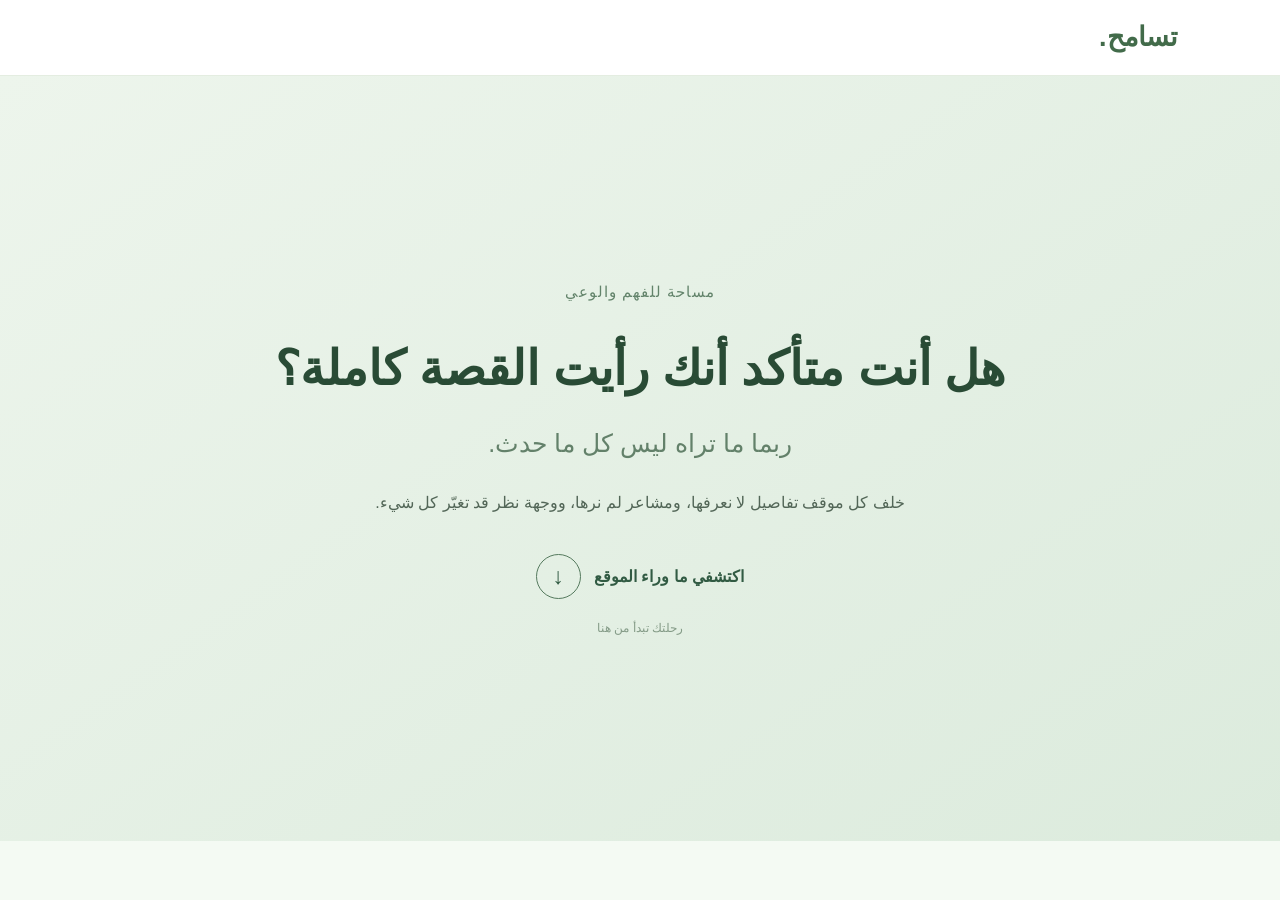
<file: index.html>
<!DOCTYPE html>
<html lang="ar" dir="rtl">

<head>
  <meta charset="UTF-8">
  <meta name="viewport" content="width=device-width, initial-scale=1.0">
  <title>تسامح | مساحة للفهم والوعي</title>
  <link rel="stylesheet" href="style.css">
</head>

<body>

  <header>
    <nav class="navbar">
      <a href="index.html" class="logo">تسامح.</a>
    </nav>
  </header>

  <main>
    <section class="hero tolerance-home">

      <div class="container tolerance-content">

        <p class="hero-label">مساحة للفهم والوعي</p>

        <h1>
          هل أنت متأكد أنك رأيت القصة كاملة؟
        </h1>

        <h2>
          ربما ما تراه ليس كل ما حدث.
        </h2>

        <p class="tolerance-description">
          خلف كل موقف تفاصيل لا نعرفها، ومشاعر لم نرها،
          ووجهة نظر قد تغيّر كل شيء.
        </p>

        <a href="features.html" class="discover-link">
          <span>اكتشفي ما وراء الموقع</span>

          <span class="discover-icon">
            ↓
          </span>
        </a>

        <p class="hero-note">رحلتك تبدأ من هنا</p>

      </div>

    </section>
  </main>

  <script src="script.js"></script>

</body>
</html>
</file>
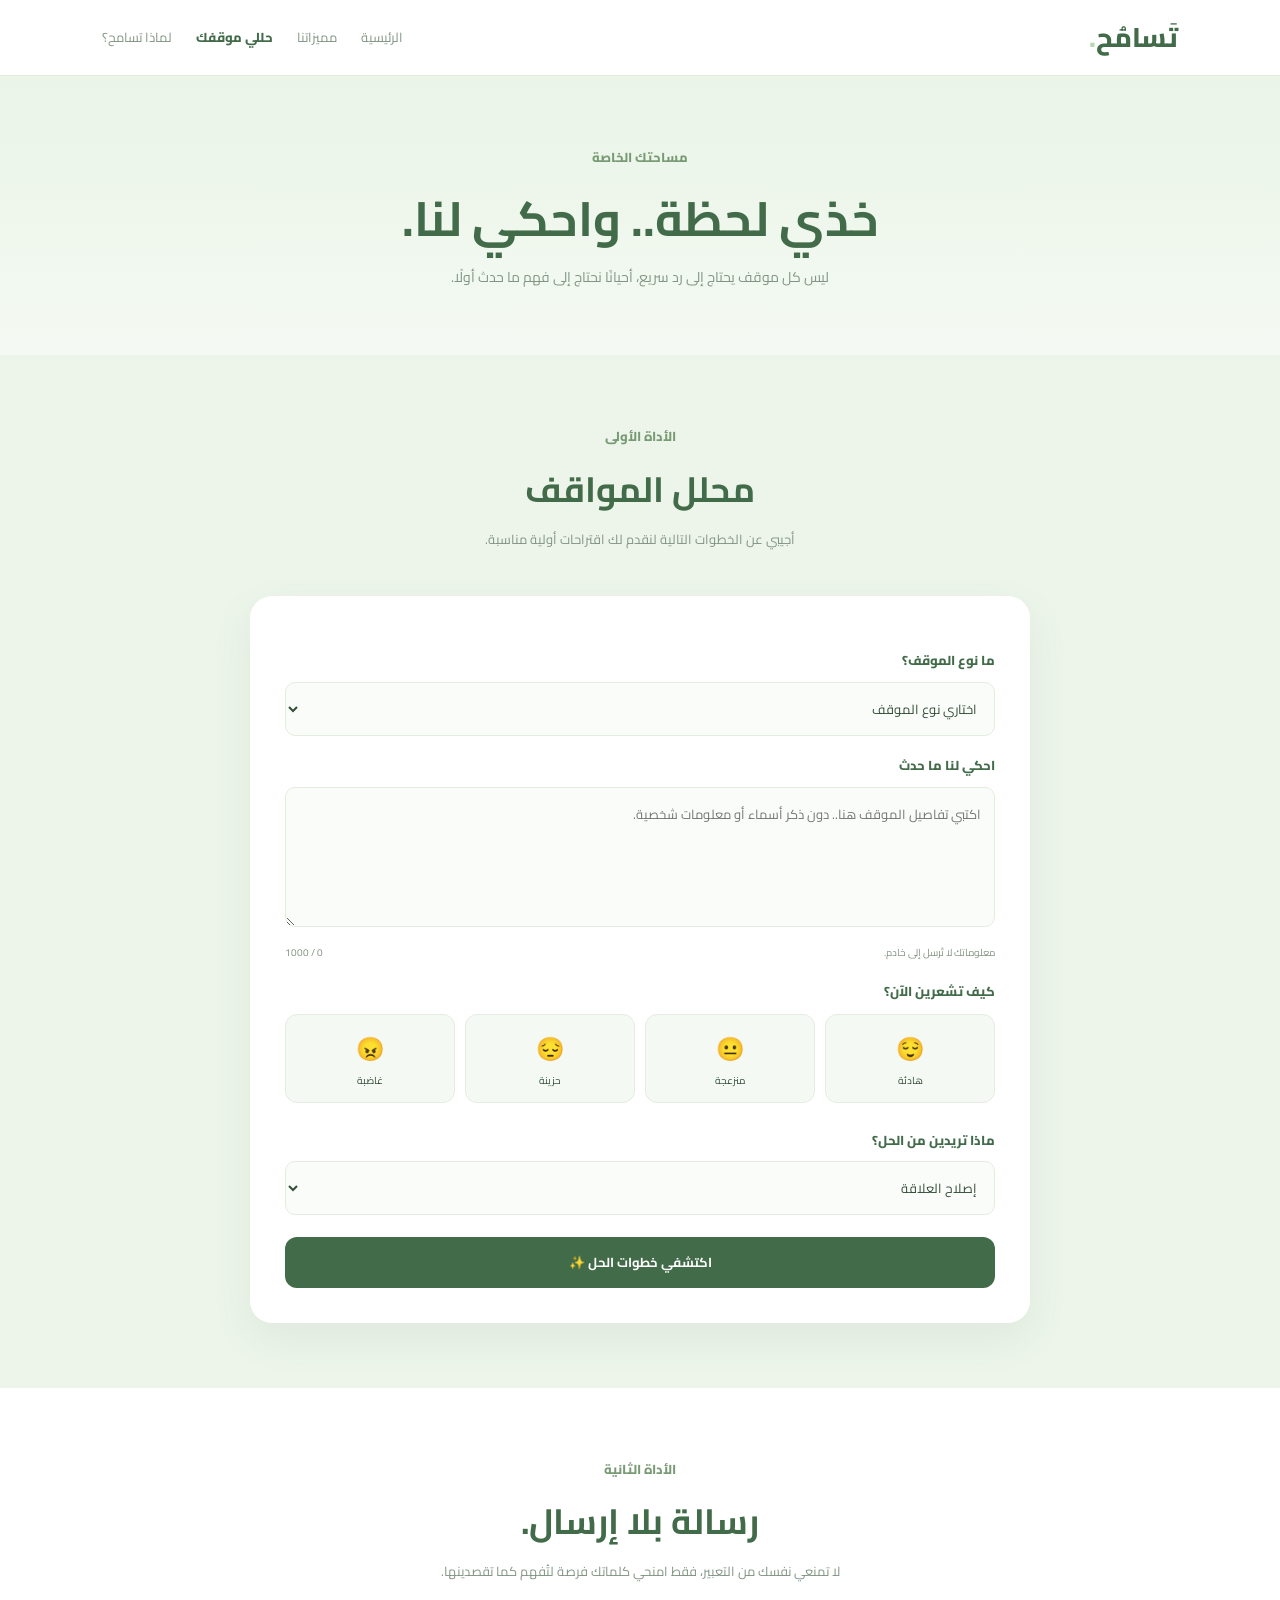
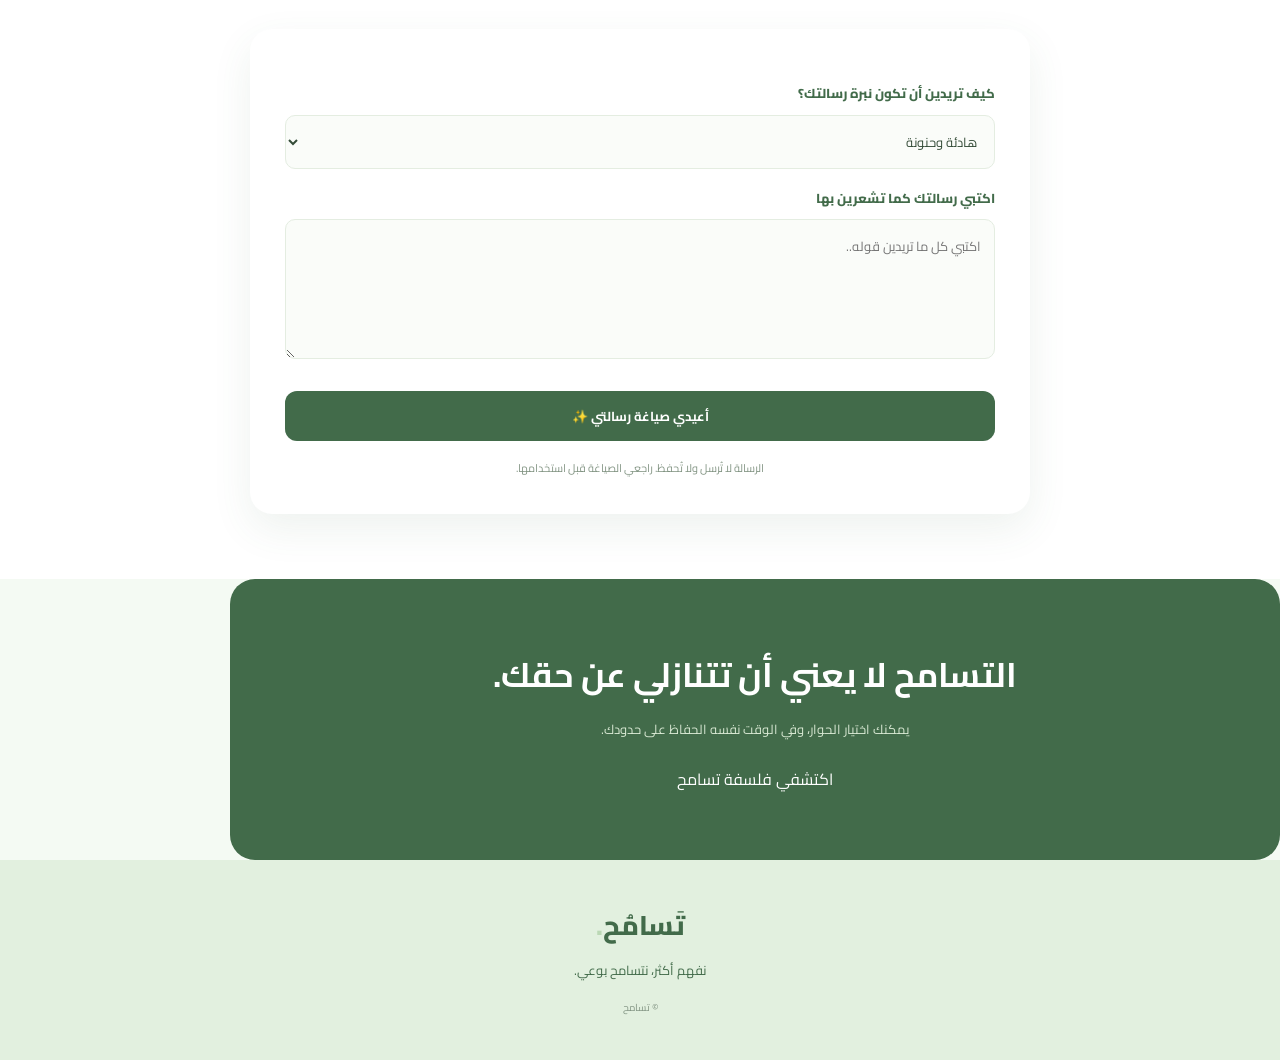
<file: analyzer.html>
<!DOCTYPE html>
<html lang="ar" dir="rtl">
<head>
  <meta charset="UTF-8">
  <meta name="viewport" content="width=device-width, initial-scale=1.0">
  <title>تسامح | حللي موقفك</title>
  <link rel="stylesheet" href="style.css">
  <link href="https://fonts.googleapis.com/css2?family=Cairo:wght@400;500;600;700;800&display=swap" rel="stylesheet">
</head>
<body>

<header class="navbar">
  <a class="logo" href="index.html">تَسامُح<span>.</span></a>
  <nav>
    <a href="index.html">الرئيسية</a>
    <a href="features.html">مميزاتنا</a>
    <a class="active" href="analyzer.html">حللي موقفك</a>
    <a href="why.html">لماذا تسامح؟</a>
  </nav>
</header>

<main>

<section class="page-hero reveal">
  <span class="section-label">مساحتك الخاصة</span>
  <h1>خذي لحظة.. واحكي لنا.</h1>
  <p>ليس كل موقف يحتاج إلى رد سريع، أحيانًا نحتاج إلى فهم ما حدث أولًا.</p>
</section>

<section class="section analyzer-section reveal" id="analyzer">

  <div class="section-heading">
    <span class="section-label">الأداة الأولى</span>
    <h2>محلل المواقف</h2>
    <p>أجيبي عن الخطوات التالية لنقدم لك اقتراحات أولية مناسبة.</p>
  </div>

  <div class="analyzer-box">

    <label for="problemType">ما نوع الموقف؟</label>
    <select id="problemType">
      <option value="">اختاري نوع الموقف</option>
      <option value="friend">خلاف مع صديقة</option>
      <option value="misunderstanding">سوء فهم</option>
      <option value="school">موقف داخل المدرسة</option>
      <option value="family">خلاف عائلي</option>
      <option value="social">موقف عبر مواقع التواصل</option>
      <option value="words">كلمة سببت لي الحزن</option>
      <option value="other">موقف آخر</option>
    </select>

    <label for="problemText">احكي لنا ما حدث</label>
    <textarea id="problemText" maxlength="1000" placeholder="اكتبي تفاصيل الموقف هنا.. دون ذكر أسماء أو معلومات شخصية."></textarea>
    <div class="input-footer">
      <span>معلوماتك لا تُرسل إلى خادم.</span>
      <span id="charCount">0 / 1000</span>
    </div>

    <label>كيف تشعرين الآن؟</label>
    <div class="emotion-options">
      <button type="button" class="emotion" data-emotion="هادئة">😌<span>هادئة</span></button>
      <button type="button" class="emotion" data-emotion="منزعجة">😐<span>منزعجة</span></button>
      <button type="button" class="emotion" data-emotion="حزينة">😔<span>حزينة</span></button>
      <button type="button" class="emotion" data-emotion="غاضبة">😠<span>غاضبة</span></button>
    </div>

    <label for="goal">ماذا تريدين من الحل؟</label>
    <select id="goal">
      <option value="إصلاح العلاقة">إصلاح العلاقة</option>
      <option value="فهم ما حدث">فهم ما حدث</option>
      <option value="الاعتذار">تقديم اعتذار</option>
      <option value="تجاوز الموقف">تجاوز الموقف</option>
      <option value="وضع حدود واضحة">وضع حدود واضحة</option>
    </select>

    <button type="button" id="analyzeBtn" class="primary-btn full-btn">اكتشفي خطوات الحل ✨</button>

    <div id="analysisResult" class="result-box" hidden aria-live="polite">
      <span class="section-label">قراءة أولية لموقفك</span>
      <h3 id="resultTitle"></h3>
      <p id="resultDescription"></p>
      <h4>خطوات يمكنك تجربتها</h4>
      <ol id="resultSteps"></ol>

      <div class="suggested-words">
        <h4>كلمات قد تساعدك</h4>
        <p id="resultSentence"></p>
        <button type="button" id="copySentence">نسخ الجملة</button>
      </div>

      <p class="result-disclaimer">هذه اقتراحات عامة وليست حكمًا على الأشخاص. إذا كان الموقف يتضمن أذى أو تهديدًا، اطلبي مساعدة شخص بالغ موثوق.</p>
    </div>

  </div>
</section>

<section class="section message-section reveal" id="message-tool">

  <div class="section-heading">
    <span class="section-label">الأداة الثانية</span>
    <h2>رسالة بلا إرسال.</h2>
    <p>لا تمنعي نفسك من التعبير، فقط امنحي كلماتك فرصة لتُفهم كما تقصدينها.</p>
  </div>

  <div class="message-box">

    <label for="messageTone">كيف تريدين أن تكون نبرة رسالتك؟</label>
    <select id="messageTone">
      <option value="calm">هادئة وحنونة</option>
      <option value="firm">واضحة وحازمة</option>
      <option value="reconcile">تفتح باب المصالحة</option>
    </select>

    <label for="rawMessage">اكتبي رسالتك كما تشعرين بها</label>
    <textarea id="rawMessage" maxlength="1500" placeholder="اكتبي كل ما تريدين قوله.."></textarea>

    <button type="button" class="primary-btn full-btn" id="rewriteBtn">أعيدي صياغة رسالتي ✨</button>

    <div class="rewritten-result" id="rewrittenResult" hidden aria-live="polite">
      <span class="section-label">رسالتك بعد إعادة الصياغة</span>
      <h3>نفس المعنى، كلمات أكثر وعيًا.</h3>
      <p id="rewriteExplanation"></p>
      <div class="rewrite-paper">
        <p id="rewrittenText"></p>
      </div>
      <button type="button" id="copyRewrite" class="light-btn">نسخ الرسالة</button>
    </div>

    <p class="privacy-note">الرسالة لا تُرسل ولا تُحفظ. راجعي الصياغة قبل استخدامها.</p>
  </div>

</section>

<section class="section green-banner reveal">
  <h2>التسامح لا يعني أن تتنازلي عن حقك.</h2>
  <p>يمكنك اختيار الحوار، وفي الوقت نفسه الحفاظ على حدودك.</p>
  <a href="why.html" class="light-btn">اكتشفي فلسفة تسامح</a>
</section>

</main>

<footer>
  <a class="logo" href="index.html">تَسامُح<span>.</span></a>
  <p>نفهم أكثر، نتسامح بوعي.</p>
  <small>© تسامح</small>
</footer>

<script src="script.js"></script>
</body>
</html>
</file>
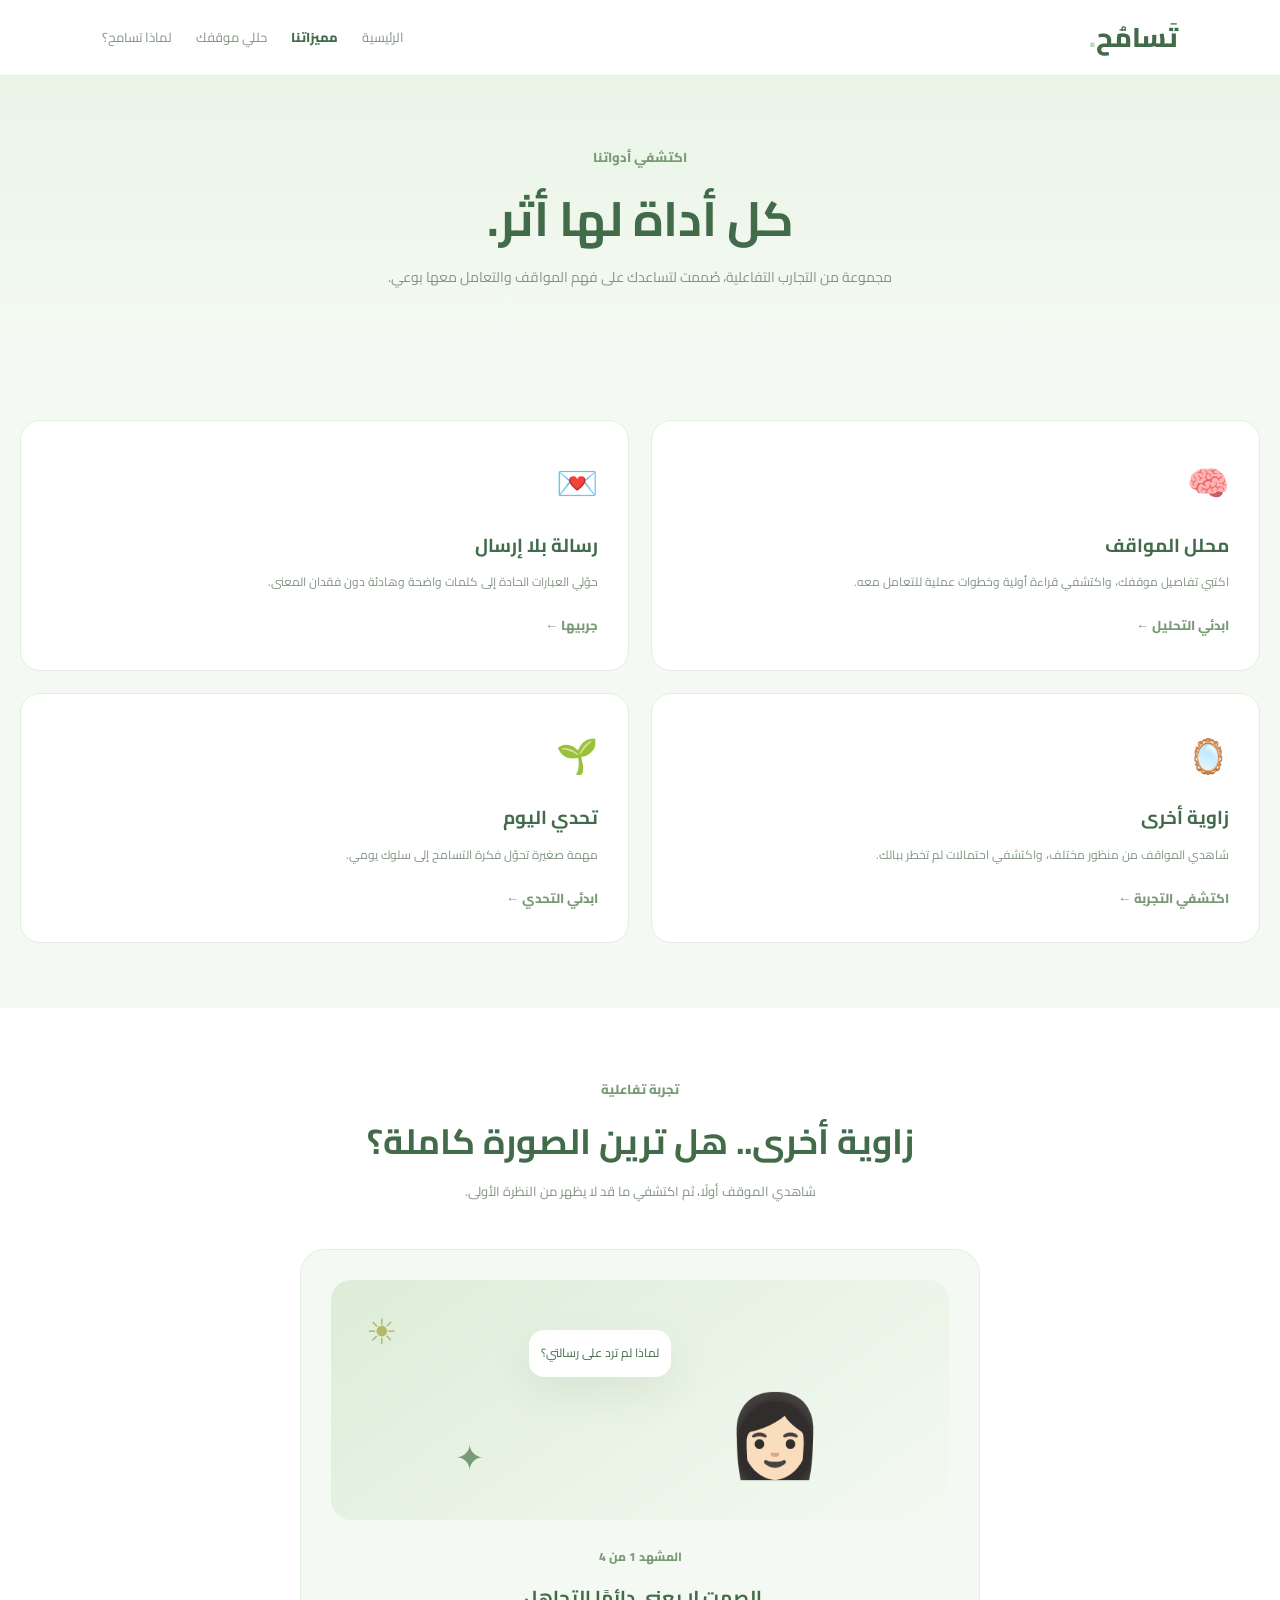
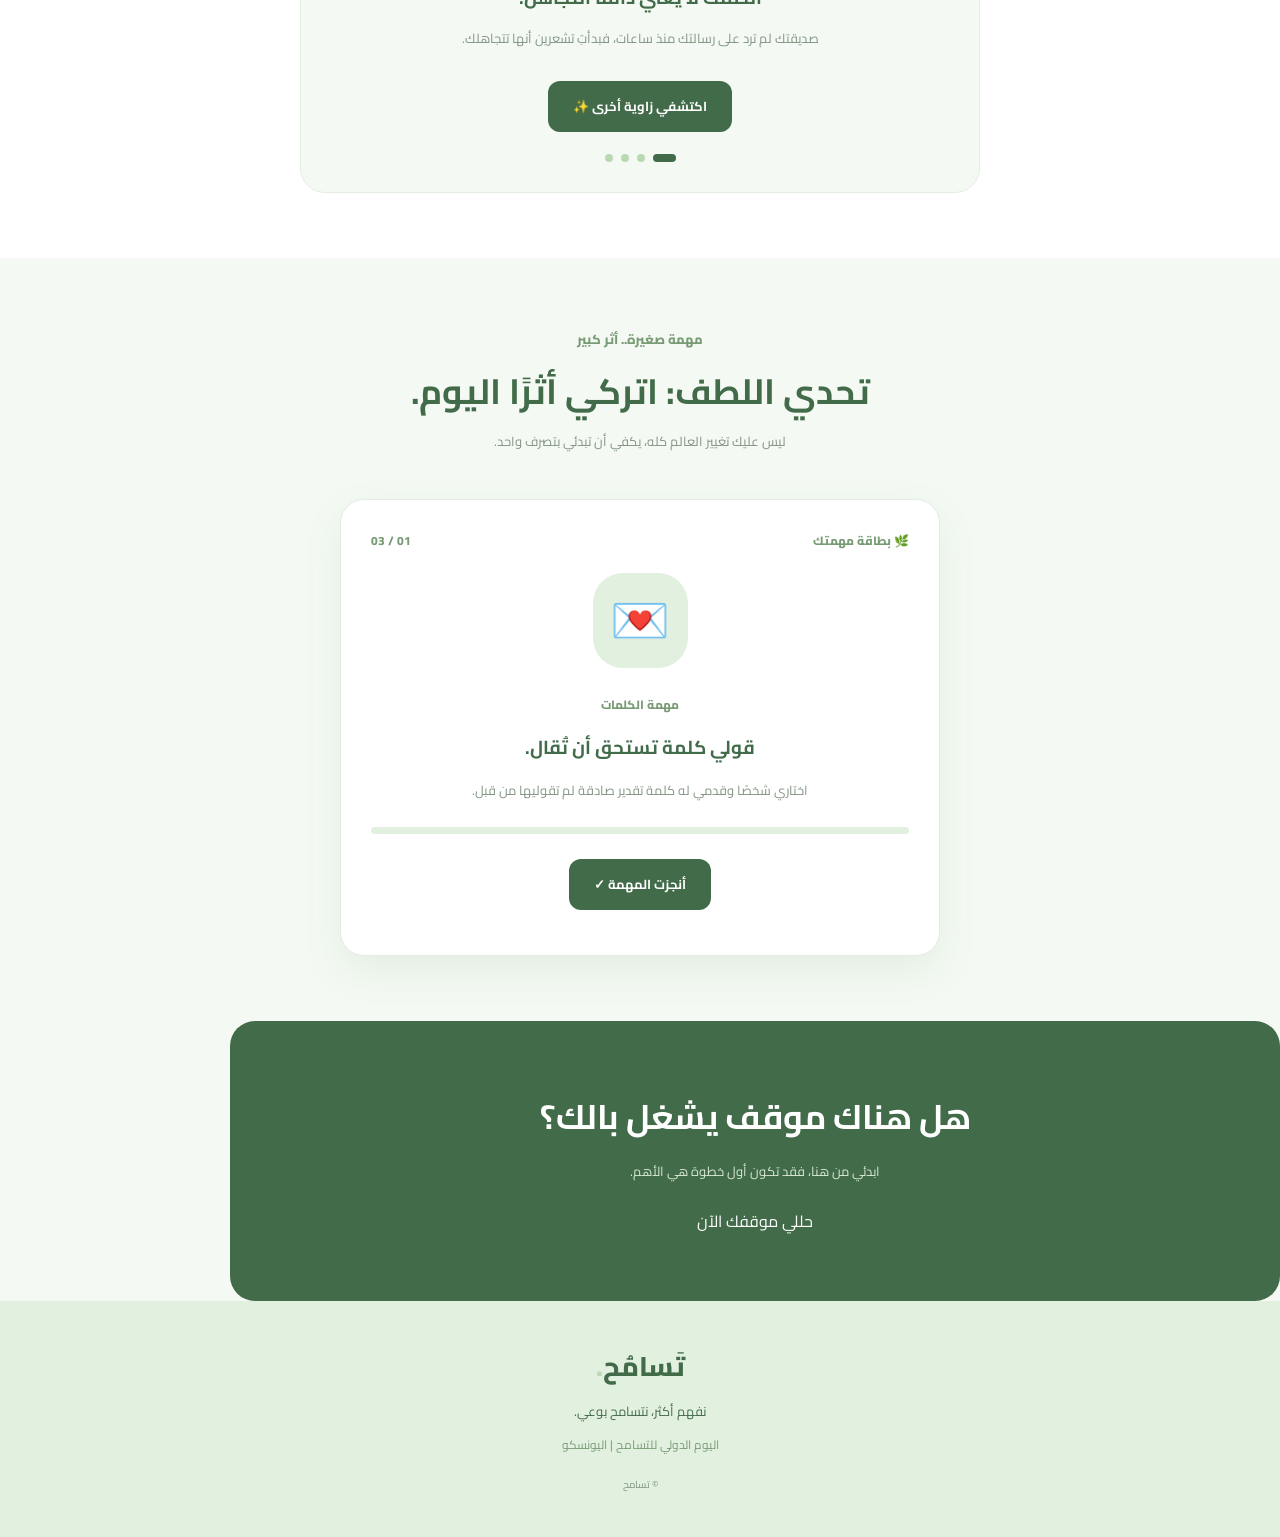
<file: features.html>
<!DOCTYPE html>
<html lang="ar" dir="rtl">
<head>
  <meta charset="UTF-8">
  <meta name="viewport" content="width=device-width, initial-scale=1.0">
  <title>تسامح | مميزاتنا</title>
  <link rel="stylesheet" href="style.css">
  <link href="https://fonts.googleapis.com/css2?family=Cairo:wght@400;500;600;700;800&display=swap" rel="stylesheet">
</head>
<body>

<header class="navbar">
  <a class="logo" href="index.html">تَسامُح<span>.</span></a>
  <nav>
    <a href="index.html">الرئيسية</a>
    <a class="active" href="features.html">مميزاتنا</a>
    <a href="analyzer.html">حللي موقفك</a>
    <a href="why.html">لماذا تسامح؟</a>
  </nav>
</header>

<main>

<section class="page-hero reveal">
  <span class="section-label">اكتشفي أدواتنا</span>
  <h1>كل أداة لها أثر.</h1>
  <p>مجموعة من التجارب التفاعلية، صُممت لتساعدك على فهم المواقف والتعامل معها بوعي.</p>
</section>

<section class="section reveal">
  <div class="feature-grid">

    <article class="feature-card">
      <div class="feature-icon">🧠</div>
      <h3>محلل المواقف</h3>
      <p>اكتبي تفاصيل موقفك، واكتشفي قراءة أولية وخطوات عملية للتعامل معه.</p>
      <a href="analyzer.html">ابدئي التحليل ←</a>
    </article>

    <article class="feature-card">
      <div class="feature-icon">💌</div>
      <h3>رسالة بلا إرسال</h3>
      <p>حوّلي العبارات الحادة إلى كلمات واضحة وهادئة دون فقدان المعنى.</p>
      <a href="analyzer.html#message-tool">جربيها ←</a>
    </article>

    <article class="feature-card">
      <div class="feature-icon">🪞</div>
      <h3>زاوية أخرى</h3>
      <p>شاهدي المواقف من منظور مختلف، واكتشفي احتمالات لم تخطر ببالك.</p>
      <a href="#perspective">اكتشفي التجربة ←</a>
    </article>

    <article class="feature-card">
      <div class="feature-icon">🌱</div>
      <h3>تحدي اليوم</h3>
      <p>مهمة صغيرة تحوّل فكرة التسامح إلى سلوك يومي.</p>
      <a href="#challenge">ابدئي التحدي ←</a>
    </article>

  </div>
</section>

<!-- زاوية أخرى -->
<section class="section perspective-section reveal" id="perspective">
  <div class="section-heading">
    <span class="section-label">تجربة تفاعلية</span>
    <h2>زاوية أخرى.. هل ترين الصورة كاملة؟</h2>
    <p>شاهدي الموقف أولًا، ثم اكتشفي ما قد لا يظهر من النظرة الأولى.</p>
  </div>

  <div class="perspective-stage">

    <div class="scene-art" id="sceneArt">
      <div class="scene-sun">☀</div>
      <div class="scene-person">👩🏻</div>
      <div class="scene-bubble">لماذا لم ترد على رسالتي؟</div>
      <div class="scene-decoration">✦</div>
    </div>

    <span class="scene-count" id="sceneCount">المشهد 1 من 4</span>
    <h3 id="sceneTitle">الصمت لا يعني دائمًا التجاهل.</h3>
    <p id="sceneDescription">صديقتك لم ترد على رسالتك منذ ساعات، فبدأتِ تشعرين أنها تتجاهلك.</p>

    <button type="button" class="primary-btn" id="nextPerspective">
      اكتشفي زاوية أخرى ✨
    </button>

    <div class="scene-dots" id="sceneDots">
      <span class="active"></span><span></span><span></span><span></span>
    </div>

  </div>
</section>

<!-- تحدي اليوم -->
<section class="section challenge-section reveal" id="challenge">

  <div class="section-heading">
    <span class="section-label">مهمة صغيرة.. أثر كبير</span>
    <h2>تحدي اللطف: اتركي أثرًا اليوم.</h2>
    <p>ليس عليك تغيير العالم كله، يكفي أن تبدئي بتصرف واحد.</p>
  </div>

  <div class="challenge-box">
    <div class="challenge-top">
      <span>🌿 بطاقة مهمتك</span>
      <span id="challengeNumber">01 / 03</span>
    </div>

    <div class="challenge-illustration" id="challengeIllustration">💌</div>
    <span class="challenge-category" id="challengeCategory">مهمة الكلمات</span>
    <h3 id="challengeTitle">قولي كلمة تستحق أن تُقال.</h3>
    <p id="challengeDescription">اختاري شخصًا وقدمي له كلمة تقدير صادقة لم تقوليها من قبل.</p>

    <div class="challenge-progress">
      <span id="challengeProgress"></span>
    </div>

    <button type="button" class="primary-btn" id="challengeDone">
      أنجزت المهمة ✓
    </button>

    <p id="challengeMessage" class="challenge-message" aria-live="polite"></p>
  </div>

</section>

<section class="section green-banner reveal">
  <h2>هل هناك موقف يشغل بالك؟</h2>
  <p>ابدئي من هنا، فقد تكون أول خطوة هي الأهم.</p>
  <a href="analyzer.html" class="light-btn">حللي موقفك الآن</a>
</section>

</main>

<footer>
  <a class="logo" href="index.html">تَسامُح<span>.</span></a>
  <p>نفهم أكثر، نتسامح بوعي.</p>
  <a href="https://www.unesco.org/ar/days/tolerance" target="_blank" rel="noopener noreferrer">اليوم الدولي للتسامح | اليونسكو</a>
  <small>© تسامح</small>
</footer>

<script src="script.js"></script>
</body>
</html>
</file>
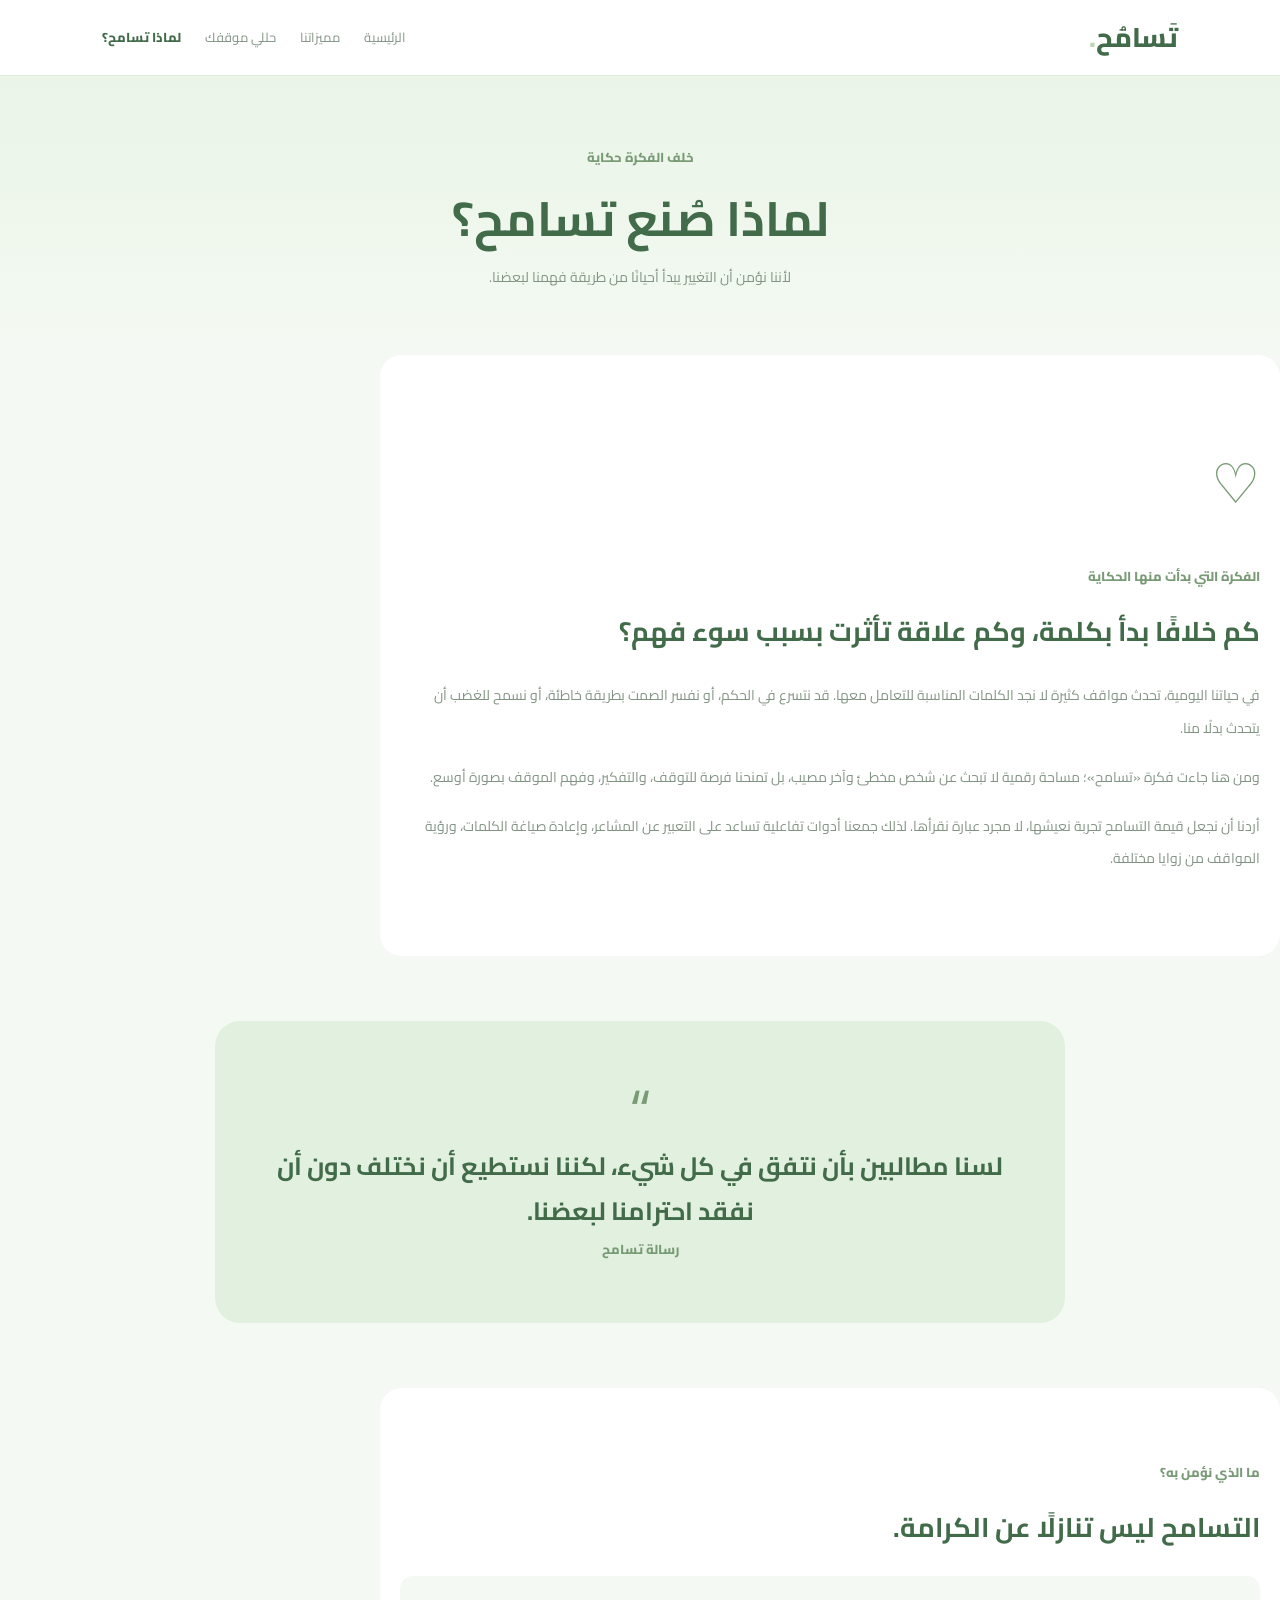
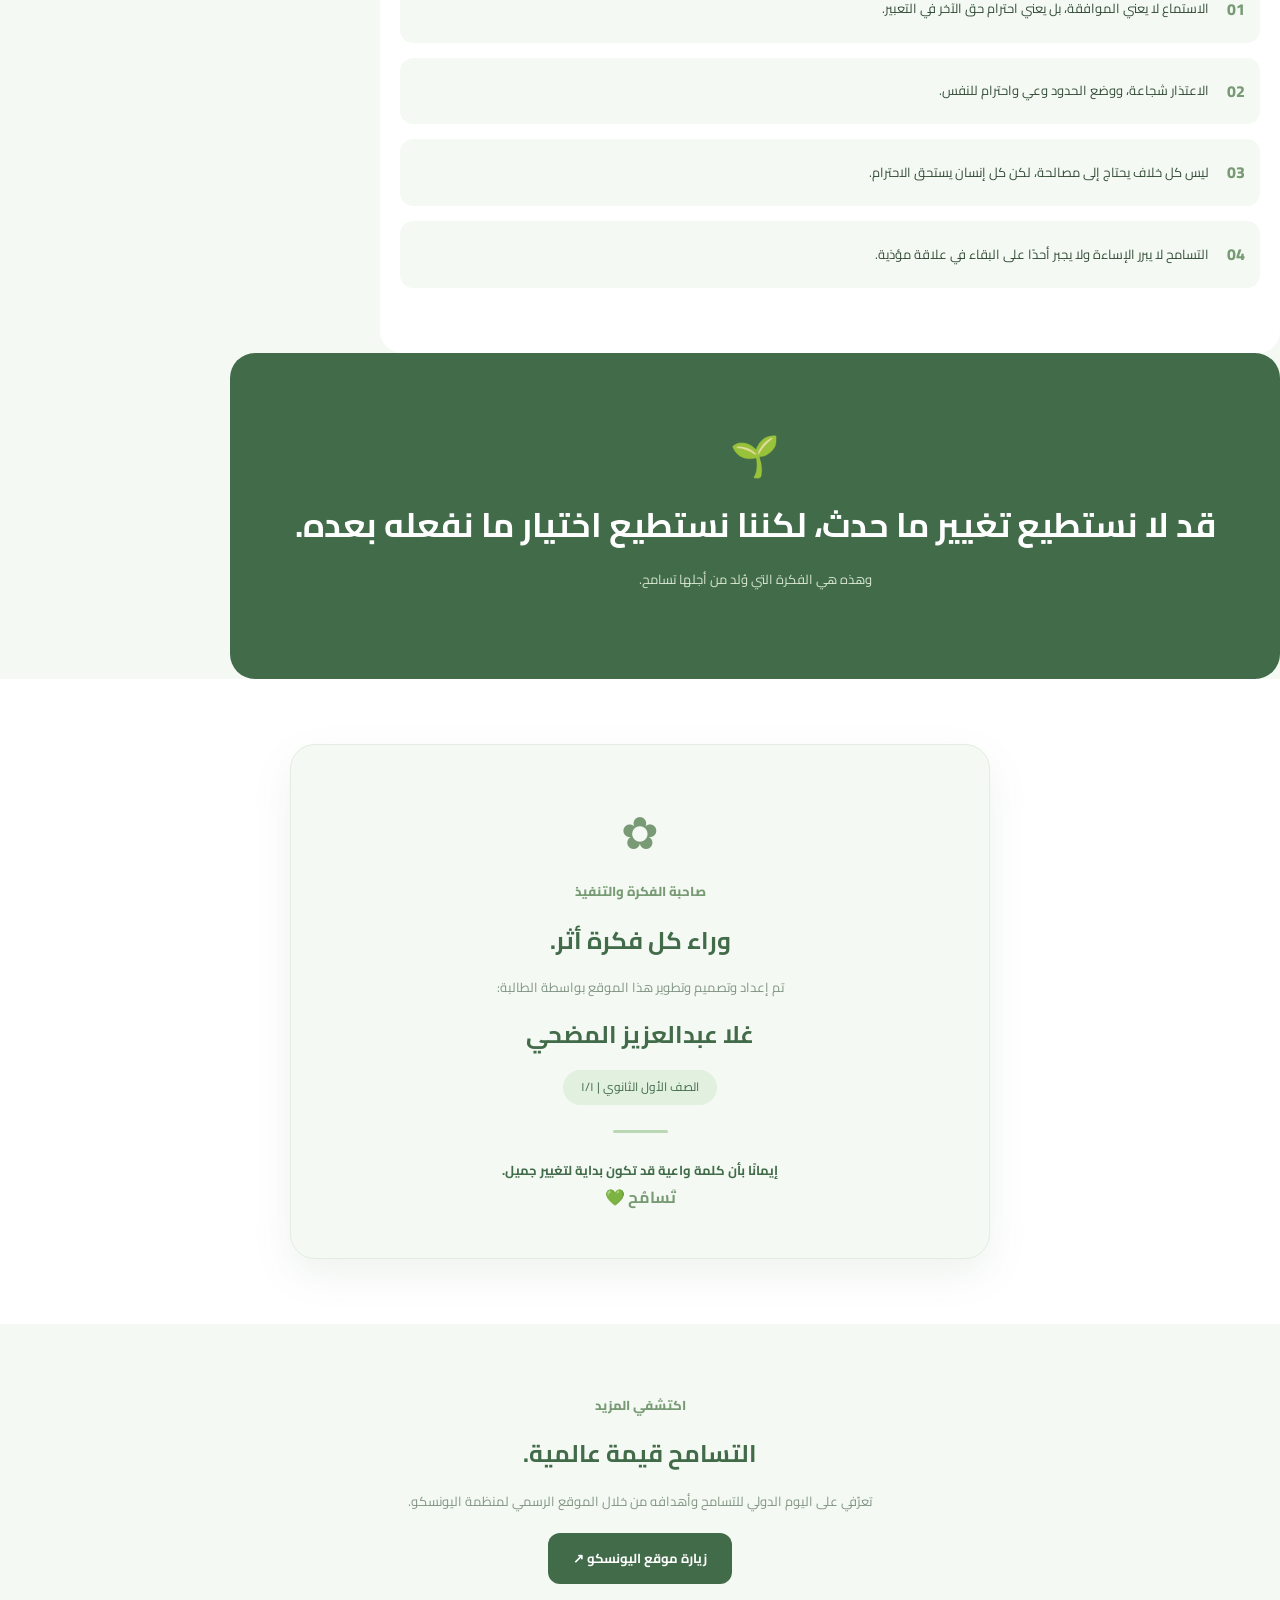
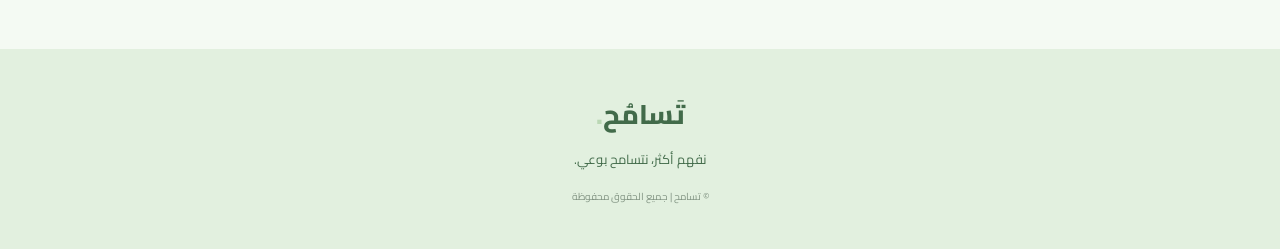
<file: why.html>
<!DOCTYPE html>
<html lang="ar" dir="rtl">
<head>
  <meta charset="UTF-8">
  <meta name="viewport" content="width=device-width, initial-scale=1.0">
  <title>تسامح | لماذا صنع تسامح؟</title>
  <link rel="stylesheet" href="style.css">
  <link href="https://fonts.googleapis.com/css2?family=Cairo:wght@400;500;600;700;800&display=swap" rel="stylesheet">
</head>
<body>

<header class="navbar">
  <a class="logo" href="index.html">تَسامُح<span>.</span></a>
  <nav>
    <a href="index.html">الرئيسية</a>
    <a href="features.html">مميزاتنا</a>
    <a href="analyzer.html">حللي موقفك</a>
    <a class="active" href="why.html">لماذا تسامح؟</a>
  </nav>
</header>

<main>

<section class="page-hero reveal">
  <span class="section-label">خلف الفكرة حكاية</span>
  <h1>لماذا صُنع تسامح؟</h1>
  <p>لأننا نؤمن أن التغيير يبدأ أحيانًا من طريقة فهمنا لبعضنا.</p>
</section>

<section class="section story-section reveal">
  <div class="story-symbol">♡</div>
  <span class="section-label">الفكرة التي بدأت منها الحكاية</span>
  <h2>كم خلافًا بدأ بكلمة، وكم علاقة تأثرت بسبب سوء فهم؟</h2>

  <p>
    في حياتنا اليومية، تحدث مواقف كثيرة لا نجد الكلمات المناسبة للتعامل معها.
    قد نتسرع في الحكم، أو نفسر الصمت بطريقة خاطئة، أو نسمح للغضب أن يتحدث بدلًا منا.
  </p>

  <p>
    ومن هنا جاءت فكرة «تسامح»؛ مساحة رقمية لا تبحث عن شخص مخطئ وآخر مصيب،
    بل تمنحنا فرصة للتوقف، والتفكير، وفهم الموقف بصورة أوسع.
  </p>

  <p>
    أردنا أن نجعل قيمة التسامح تجربة نعيشها، لا مجرد عبارة نقرأها.
    لذلك جمعنا أدوات تفاعلية تساعد على التعبير عن المشاعر،
    وإعادة صياغة الكلمات، ورؤية المواقف من زوايا مختلفة.
  </p>
</section>

<section class="section reveal">
  <div class="quote-panel large-quote">
    <span class="quote-mark">“</span>
    <h2>لسنا مطالبين بأن نتفق في كل شيء، لكننا نستطيع أن نختلف دون أن نفقد احترامنا لبعضنا.</h2>
    <span>رسالة تسامح</span>
  </div>
</section>

<section class="section story-section reveal">
  <span class="section-label">ما الذي نؤمن به؟</span>
  <h2>التسامح ليس تنازلًا عن الكرامة.</h2>

  <div class="belief-list">
    <div><span>01</span><p>الاستماع لا يعني الموافقة، بل يعني احترام حق الآخر في التعبير.</p></div>
    <div><span>02</span><p>الاعتذار شجاعة، ووضع الحدود وعي واحترام للنفس.</p></div>
    <div><span>03</span><p>ليس كل خلاف يحتاج إلى مصالحة، لكن كل إنسان يستحق الاحترام.</p></div>
    <div><span>04</span><p>التسامح لا يبرر الإساءة ولا يجبر أحدًا على البقاء في علاقة مؤذية.</p></div>
  </div>
</section>

<section class="section green-banner reveal">
  <span>🌱</span>
  <h2>قد لا نستطيع تغيير ما حدث، لكننا نستطيع اختيار ما نفعله بعده.</h2>
  <p>وهذه هي الفكرة التي وُلد من أجلها تسامح.</p>
</section>

<section class="section author-section reveal">
  <div class="author-card">
    <span class="author-flower">✿</span>
    <span class="section-label">صاحبة الفكرة والتنفيذ</span>
    <h2>وراء كل فكرة أثر.</h2>
    <p>تم إعداد وتصميم وتطوير هذا الموقع بواسطة الطالبة:</p>
    <h3>غلا عبدالعزيز المضحي</h3>
    <span class="author-class">الصف الأول الثانوي | ١/١</span>
    <div class="author-line"></div>
    <p class="author-ending">إيمانًا بأن كلمة واعية قد تكون بداية لتغيير جميل.</p>
    <strong>تَسامُح 💚</strong>
  </div>
</section>

<section class="section external-section reveal">
  <span class="section-label">اكتشفي المزيد</span>
  <h2>التسامح قيمة عالمية.</h2>
  <p>تعرّفي على اليوم الدولي للتسامح وأهدافه من خلال الموقع الرسمي لمنظمة اليونسكو.</p>
  <a class="primary-btn" href="https://www.unesco.org/ar/days/tolerance" target="_blank" rel="noopener noreferrer">
    زيارة موقع اليونسكو ↗
  </a>
</section>

</main>

<footer>
  <a class="logo" href="index.html">تَسامُح<span>.</span></a>
  <p>نفهم أكثر، نتسامح بوعي.</p>
  <small>© تسامح | جميع الحقوق محفوظة</small>
</footer>

<script src="script.js"></script>
</body>
</html>
</file>
<file: style.css>
:root {
  --bg: #F4FAF3;
  --white: #FFFFFF;
  --light: #E2F0DF;
  --soft: #BBD8B5;
  --green: #789B75;
  --dark: #426B4A;
  --text: #344C38;
  --muted: #829483;
  --border: #E4EDE1;
  --shadow: 0 15px 40px rgba(66,107,74,.09);
}

* {
  margin: 0;
  padding: 0;
  box-sizing: border-box;
  scroll-behavior: smooth;
}

body {
  font-family: 'Cairo', sans-serif;
  background: var(--bg);
  color: var(--text);
  line-height: 1.9;
}

a { text-decoration: none; color: inherit; }
button, input, select, textarea { font: inherit; }
button { cursor: pointer; }

.navbar {
  position: sticky;
  top: 0;
  z-index: 100;
  min-height: 75px;
  padding: 12px 8%;
  display: flex;
  justify-content: space-between;
  align-items: center;
  background: rgba(255,255,255,.94);
  backdrop-filter: blur(15px);
  border-bottom: 1px solid var(--border);
}

.logo {
  font-size: 27px;
  font-weight: 800;
  color: var(--dark);
  white-space: nowrap;
}

.logo span { color: var(--soft); }

.navbar nav {
  display: flex;
  align-items: center;
  gap: 24px;
}

.navbar nav a {
  color: var(--muted);
  font-size: 13px;
  transition: .3s;
}

.navbar nav a:hover,
.navbar nav a.active {
  color: var(--dark);
  font-weight: 800;
}

/* ظهور المحتوى عند النزول */

.reveal {
  opacity: 0;
  transform: translateY(35px);
  transition: opacity .8s ease, transform .8s ease;
}

.reveal.visible {
  opacity: 1;
  transform: translateY(0);
}

/* الواجهة الرئيسية */

.hero {
  min-height: 650px;
  padding: 90px 10% 100px;
  display: flex;
  justify-content: space-between;
  align-items: center;
  gap: 40px;
  position: relative;
  overflow: hidden;
}

.hero-content { max-width: 560px; }

.eyebrow, .section-label {
  color: var(--green);
  font-size: 13px;
  font-weight: 800;
}

.eyebrow {
  display: inline-block;
  background: var(--light);
  border-radius: 30px;
  padding: 7px 17px;
  margin-bottom: 20px;
}

.hero h1, .page-hero h1 {
  font-size: clamp(35px, 5vw, 58px);
  line-height: 1.5;
  color: var(--dark);
}

.hero h1 span { color: var(--green); }

.hero-content > p {
  color: var(--muted);
  font-size: 14px;
  margin: 18px 0 27px;
  max-width: 470px;
}

.primary-btn {
  display: inline-flex;
  justify-content: center;
  align-items: center;
  border: 0;
  border-radius: 12px;
  padding: 13px 25px;
  background: var(--dark);
  color: white;
  font-weight: 700;
  font-size: 13px;
  transition: .3s;
}

.primary-btn:hover {
  background: var(--green);
  transform: translateY(-3px);
}

.hero-note {
  color: var(--muted);
  font-size: 12px;
  margin-top: 20px;
}

.hero-visual {
  width: 360px;
  height: 360px;
  flex-shrink: 0;
  display: grid;
  place-items: center;
  position: relative;
}

.hero-orbit {
  position: absolute;
  border-radius: 50%;
}

.orbit-one {
  width: 340px;
  height: 340px;
  background: #E7F2E4;
}

.orbit-two {
  width: 265px;
  height: 265px;
  background: #D6E9D1;
}

.hero-art {
  width: 240px;
  height: 260px;
  background: white;
  border-radius: 28px;
  box-shadow: var(--shadow);
  position: relative;
  z-index: 2;
  display: flex;
  flex-direction: column;
  align-items: center;
  justify-content: center;
  text-align: center;
  transform: rotate(-3deg);
  padding: 20px;
}

.hero-art > span { font-size: 50px; color: var(--green); }
.hero-art h2 { color: var(--dark); font-size: 22px; line-height: 1.6; }
.hero-art p { color: var(--muted); font-size: 11px; margin-top: 10px; }

.floating-icon {
  position: absolute;
  z-index: 3;
  color: var(--green);
  font-size: 30px;
  animation: float 4s infinite ease-in-out;
}

.float-one { top: 20px; right: 15px; }
.float-two { bottom: 20px; left: 20px; animation-delay: 1s; }
.float-three { top: 100px; left: 0; animation-delay: 2s; }

@keyframes float {
  50% { transform: translateY(-13px); }
}

.scroll-hint {
  position: absolute;
  bottom: 20px;
  left: 50%;
  transform: translateX(-50%);
  color: var(--green);
  font-size: 12px;
  animation: hint 2s infinite;
}

@keyframes hint {
  50% { margin-bottom: 7px; }
}

/* الصفحات الداخلية */

.page-hero {
  padding: 105px 8% 65px;
  text-align: center;
  background: linear-gradient(180deg,#EAF4E7, var(--bg));
}

.page-hero h1 {
  font-size: clamp(32px, 4vw, 48px);
  margin: 10px 0;
}

.page-hero p {
  max-width: 650px;
  margin: auto;
  color: var(--muted);
  font-size: 14px;
}

/* الأقسام */

.section {
  padding: 85px 9%;
  scroll-margin-top: 85px;
}

.section-heading {
  text-align: center;
  max-width: 650px;
  margin: 0 auto 45px;
}

.section-heading h2 {
  color: var(--dark);
  font-size: clamp(24px,3vw,35px);
  line-height: 1.6;
  margin: 10px 0;
}

.section-heading p {
  color: var(--muted);
  font-size: 13px;
}

.welcome-section { background: white; }

.quote-panel {
  max-width: 850px;
  margin: auto;
  padding: 50px 30px;
  border-radius: 25px;
  background: var(--light);
  text-align: center;
}

.quote-mark {
  color: var(--green);
  font-size: 60px;
  line-height: 1;
}

.quote-panel h2 {
  color: var(--dark);
  font-size: 25px;
  line-height: 1.8;
}

.quote-panel > span:last-child {
  color: var(--green);
  font-size: 13px;
  font-weight: 800;
}

.steps {
  display: grid;
  grid-template-columns: repeat(3,1fr);
  gap: 20px;
}

.step-card {
  text-align: center;
  padding: 30px 20px;
  background: white;
  border: 1px solid var(--border);
  border-radius: 18px;
  transition: .3s;
}

.step-card:hover, .feature-card:hover {
  transform: translateY(-6px);
  box-shadow: var(--shadow);
}

.step-icon {
  width: 65px;
  height: 65px;
  display: grid;
  place-items: center;
  background: var(--light);
  border-radius: 20px;
  margin: 0 auto 15px;
  color: var(--green);
  font-size: 30px;
}

.step-card h3, .feature-card h3 { color: var(--dark); }
.step-card p, .feature-card p { color: var(--muted); font-size: 12px; }

/* بطاقات المميزات */

.feature-grid {
  display: grid;
  grid-template-columns: repeat(2,1fr);
  gap: 22px;
}

.feature-card {
  background: white;
  padding: 30px;
  border: 1px solid var(--border);
  border-radius: 20px;
  transition: .3s;
}

.feature-icon { font-size: 34px; margin-bottom: 12px; }
.feature-card h3 { margin-bottom: 8px; }
.feature-card p { margin-bottom: 15px; }
.feature-card a { color: var(--green); font-size: 13px; font-weight: 800; }

/* محلل المواقف */

.analyzer-section { background: #EDF5EA; }
.message-section { background: white; }

.analyzer-box, .message-box {
  max-width: 780px;
  margin: auto;
  background: white;
  padding: 35px;
  border-radius: 22px;
  box-shadow: var(--shadow);
}

.analyzer-box label, .message-box label {
  display: block;
  color: var(--dark);
  font-size: 13px;
  font-weight: 800;
  margin: 17px 0 9px;
}

.analyzer-box select,
.analyzer-box textarea,
.message-box textarea,
.message-box select {
  width: 100%;
  border: 1px solid var(--border);
  background: #FAFCF9;
  color: var(--text);
  border-radius: 10px;
  padding: 13px;
  font-size: 13px;
  outline: none;
}

.analyzer-box textarea, .message-box textarea {
  min-height: 140px;
  resize: vertical;
  line-height: 2;
}

.analyzer-box select:focus,
.analyzer-box textarea:focus,
.message-box textarea:focus,
.message-box select:focus {
  border-color: var(--green);
  box-shadow: 0 0 0 3px rgba(120,155,117,.12);
}

.input-footer {
  display: flex;
  justify-content: space-between;
  color: var(--muted);
  font-size: 10px;
  margin-top: 7px;
}

.emotion-options {
  display: grid;
  grid-template-columns: repeat(4,1fr);
  gap: 10px;
  margin: 10px 0 25px;
}

.emotion {
  border: 1px solid var(--border);
  background: var(--bg);
  border-radius: 12px;
  padding: 12px 5px;
  font-size: 23px;
  color: var(--text);
}

.emotion span { display: block; font-size: 10px; }
.emotion.selected { border: 2px solid var(--green); background: var(--light); }

.full-btn { width: 100%; margin-top: 22px; }

.privacy-note {
  text-align: center;
  color: var(--muted);
  font-size: 11px;
  margin-top: 17px;
}

/* النتائج */

.result-box, .rewritten-result {
  margin-top: 30px;
  background: var(--bg);
  border: 1px solid var(--border);
  padding: 25px;
  border-radius: 16px;
  animation: show .5s ease;
}

.result-box h3, .result-box h4,
.rewritten-result h3 { color: var(--dark); margin: 12px 0; }

.result-box p, .result-box li {
  color: var(--muted);
  font-size: 13px;
}

.result-box ol { padding-right: 25px; }

.suggested-words {
  padding: 18px;
  margin-top: 20px;
  background: white;
  border-radius: 12px;
}

.suggested-words button, #copyRewrite {
  border: 0;
  padding: 9px 15px;
  border-radius: 9px;
  background: var(--light);
  color: var(--dark);
  font-weight: 700;
  margin-top: 12px;
}

.result-disclaimer {
  font-size: 10px !important;
  margin-top: 15px;
}

/* إعادة الصياغة */

.rewrite-paper {
  background: white;
  padding: 23px;
  margin: 18px 0;
  border-right: 4px solid var(--green);
  border-radius: 10px;
}

.rewrite-paper p {
  color: var(--text);
  white-space: pre-wrap;
  font-size: 14px;
}

#rewriteExplanation { color: var(--muted); font-size: 12px; }

/* زاوية أخرى */

.perspective-section { background: white; }

.perspective-stage {
  max-width: 680px;
  margin: auto;
  text-align: center;
  background: var(--bg);
  border: 1px solid var(--border);
  padding: 30px;
  border-radius: 25px;
}

.scene-art {
  height: 240px;
  border-radius: 20px;
  background: linear-gradient(145deg,#DDEDD9,#F4F9F1);
  position: relative;
  overflow: hidden;
  display: grid;
  place-items: center;
  margin-bottom: 20px;
}

.scene-sun {
  position: absolute;
  top: 18px;
  left: 35px;
  font-size: 35px;
  color: #B4B96C;
}

.scene-person {
  font-size: 80px;
  position: absolute;
  bottom: 10px;
  right: 20%;
}

.scene-bubble {
  position: absolute;
  top: 50px;
  right: 45%;
  background: white;
  padding: 12px;
  border-radius: 15px;
  font-size: 12px;
  color: var(--dark);
  box-shadow: var(--shadow);
}

.scene-decoration {
  position: absolute;
  bottom: 30px;
  left: 20%;
  color: var(--green);
  font-size: 35px;
}

.scene-count, .challenge-category {
  color: var(--green);
  font-size: 12px;
  font-weight: 800;
}

.perspective-stage h3 {
  color: var(--dark);
  margin: 10px 0;
}

.perspective-stage > p {
  color: var(--muted);
  font-size: 13px;
  min-height: 55px;
}

.scene-dots {
  display: flex;
  justify-content: center;
  gap: 8px;
  margin-top: 22px;
}

.scene-dots span {
  width: 8px;
  height: 8px;
  border-radius: 50%;
  background: var(--soft);
}

.scene-dots span.active {
  width: 23px;
  border-radius: 10px;
  background: var(--dark);
}

.scene-art.changed { animation: show .5s ease; }

/* التحدي الإبداعي */

.challenge-section { background: var(--bg); }

.challenge-box {
  max-width: 600px;
  margin: auto;
  background: white;
  padding: 30px;
  border: 1px solid var(--border);
  border-radius: 24px;
  box-shadow: var(--shadow);
  text-align: center;
}

.challenge-top {
  display: flex;
  justify-content: space-between;
  color: var(--green);
  font-size: 12px;
  font-weight: 800;
}

.challenge-illustration {
  margin: 20px auto;
  width: 95px;
  height: 95px;
  display: grid;
  place-items: center;
  border-radius: 30px;
  background: var(--light);
  font-size: 48px;
}

.challenge-box h3 {
  color: var(--dark);
  margin: 12px 0;
}

.challenge-box > p {
  color: var(--muted);
  font-size: 13px;
}

.challenge-progress {
  height: 7px;
  border-radius: 10px;
  background: var(--light);
  margin: 25px 0;
  overflow: hidden;
}

.challenge-progress span {
  display: block;
  width: 0;
  height: 100%;
  background: var(--green);
  transition: .5s;
}

.challenge-message {
  color: var(--green) !important;
  font-weight: 700;
  margin-top: 15px;
}

/* القصة */

.story-section {
  max-width: 900px;
  margin: auto;
  background: white;
  border-radius: 22px;
  line-height: 2.3;
}

.story-section h2 {
  color: var(--dark);
  font-size: 27px;
  line-height: 1.7;
  margin: 15px 0 25px;
}

.story-section > p {
  color: var(--muted);
  font-size: 14px;
  margin: 17px 0;
}

.story-symbol {
  font-size: 55px;
  color: var(--green);
  margin-bottom: 10px;
}

.large-quote {
  padding: 60px 35px;
}

.belief-list {
  display: grid;
  gap: 15px;
  margin-top: 25px;
}

.belief-list div {
  display: flex;
  gap: 18px;
  align-items: center;
  padding: 15px;
  border-radius: 13px;
  background: var(--bg);
}

.belief-list span {
  color: var(--green);
  font-weight: 800;
}

.belief-list p {
  color: var(--text);
  font-size: 13px;
}

/* اللوحة الخضراء */

.green-banner {
  background: var(--dark);
  color: white;
  text-align: center;
  border-radius: 25px;
  max-width: 1050px;
  margin: 35px auto;
}

.green-banner h2 {
  font-size: clamp(23px,3vw,34px);
  line-height: 1.8;
}

.green-banner p {
  color: #D8E8D3;
  margin: 12px 0 22px;
  font-size: 13px;
}

.green-banner > span {
  font-size: 40px;
}

/* صاحبة المشروع */

.author-section { background: white; }

.author-card {
  max-width: 700px;
  margin: auto;
  padding: 45px 25px;
  border-radius: 25px;
  border: 1px solid var(--border);
  background: var(--bg);
  text-align: center;
  box-shadow: var(--shadow);
}

.author-flower {
  display: block;
  font-size: 45px;
  color: var(--green);
}

.author-card h2 { color: var(--dark); margin: 12px 0; }
.author-card > p { color: var(--muted); font-size: 13px; }
.author-card h3 { color: var(--dark); font-size: 24px; margin: 12px 0; }

.author-class {
  display: inline-block;
  padding: 6px 18px;
  border-radius: 30px;
  background: var(--light);
  color: var(--dark);
  font-size: 12px;
}

.author-line {
  width: 55px;
  height: 3px;
  background: var(--soft);
  margin: 25px auto;
  border-radius: 5px;
}

.author-card .author-ending {
  color: var(--dark);
  font-weight: 700;
}

.author-card strong { color: var(--green); }

/* الرابط الخارجي */

.external-section {
  text-align: center;
}

.external-section h2 { color: var(--dark); margin: 12px; }
.external-section p { color: var(--muted); font-size: 13px; margin-bottom: 20px; }

/* التذييل */

footer {
  text-align: center;
  padding: 40px 20px;
  background: #E2F0DF;
}

footer p { color: var(--dark); font-size: 13px; margin: 7px 0; }
footer > a:not(.logo) { color: var(--green); font-size: 12px; display: block; margin: 10px; }
footer small { color: var(--muted); font-size: 10px; }

/* الظهور والاختفاء */

[hidden] { display: none !important; }

@keyframes show {
  from { opacity: 0; transform: translateY(15px); }
  to { opacity: 1; transform: translateY(0); }
}

/* الطباعة */

@media print {
  body * { visibility: hidden; }
  .author-card, .author-card * { visibility: visible; }
  .author-card {
    position: absolute;
    top: 0;
    right: 0;
    width: 100%;
    box-shadow: none;
  }
}

/* الجوال والآيباد */

@media(max-width:850px) {
  .hero {
    flex-direction: column;
    text-align: center;
    padding: 65px 7% 90px;
  }

  .hero-content > p { margin-right: auto; margin-left: auto; }
  .hero-visual { margin-top: 15px; }
  .navbar { padding: 12px 5%; }
  .navbar nav { gap: 12px; }
}

@media(max-width:600px) {
  .navbar { flex-wrap: wrap; justify-content: space-between; }
  .navbar nav {
    order: 3;
    width: 100%;
    justify-content: space-between;
    gap: 5px;
  }

  .navbar nav a { font-size: 10px; }
  .logo { font-size: 23px; }

  .hero h1 { font-size: 35px; }
  .hero-visual { width: 300px; height: 300px; }
  .orbit-one { width: 285px; height: 285px; }
  .orbit-two { width: 220px; height: 220px; }

  .hero-art { width: 215px; height: 225px; }
  .section { padding: 65px 6%; }

  .steps, .feature-grid { grid-template-columns: 1fr; }

  .analyzer-box, .message-box { padding: 22px 16px; }

  .emotion-options { gap: 5px; }
  .emotion { font-size: 18px; }

  .perspective-stage { padding: 17px; }
  .scene-art { height: 205px; }

  .scene-bubble { right: 35%; font-size: 10px; }
  .scene-person { right: 10%; }

  .story-section h2 { font-size: 22px; }
  .green-banner { margin: 20px 5%; }

  .quote-panel h2 { font-size: 20px; }
}

/* إصلاح المسافات الكبيرة بين أقسام الموقع */
main > section {
  min-height: auto !important;
  height: auto !important;
  margin: 0 !important;
  padding: 65px 20px !important;
}

/* ضبط الواجهة الرئيسية */
.hero {
  min-height: 480px !important;
  height: auto !important;
  padding: 80px 20px !important;
}

/* ضبط المسافات في الجوال */
@media (max-width: 600px) {
  main > section {
    padding: 45px 18px !important;
  }

  .hero {
    min-height: 420px !important;
  }
}

/* الصفحة الرئيسية - تسامح */

.tolerance-home {
  min-height: 85vh !important;
  display: flex;
  align-items: center;
  justify-content: center;
  text-align: center;
  padding: 65px 20px !important;
  background: linear-gradient(145deg, #edf5ec, #dcebdd);
}

.tolerance-content {
  max-width: 760px;
  margin: auto;
}

.tolerance-home .hero-label {
  color: #62836a;
  font-size: 15px;
  letter-spacing: 1px;
  margin-bottom: 25px;
}

.tolerance-home h1 {
  color: #294b35;
  font-size: clamp(30px, 6vw, 48px);
  line-height: 1.6;
  margin-bottom: 12px;
}

.tolerance-home h2 {
  color: #63816a;
  font-size: clamp(19px, 4vw, 25px);
  font-weight: 500;
  margin-bottom: 20px;
}

.tolerance-description {
  color: #526657;
  font-size: 16px;
  line-height: 2;
  max-width: 570px;
  margin: 0 auto;
}

.discover-link {
  display: inline-flex;
  align-items: center;
  justify-content: center;
  gap: 13px;
  margin-top: 35px;
  text-decoration: none;
  color: #315b43;
  font-size: 16px;
  font-weight: bold;
  transition: 0.3s ease;
}

.discover-icon {
  width: 45px;
  height: 45px;
  display: inline-flex;
  align-items: center;
  justify-content: center;
  border: 1px solid #557a5e;
  border-radius: 50%;
  font-size: 23px;
  transition: 0.3s ease;
}

.discover-link:hover .discover-icon {
  background: #315b43;
  color: white;
  transform: translateY(5px);
}

.discover-link:hover {
  color: #557a5e;
}

.tolerance-home .hero-note {
  color: #849b87;
  font-size: 12px;
  margin-top: 18px;
}

@media (max-width: 600px) {
  .tolerance-home {
    min-height: 82vh !important;
    padding: 45px 20px !important;
  }

  .tolerance-home h1 {
    font-size: 31px;
  }

  .tolerance-description {
    font-size: 14px;
  }
}
</file>
